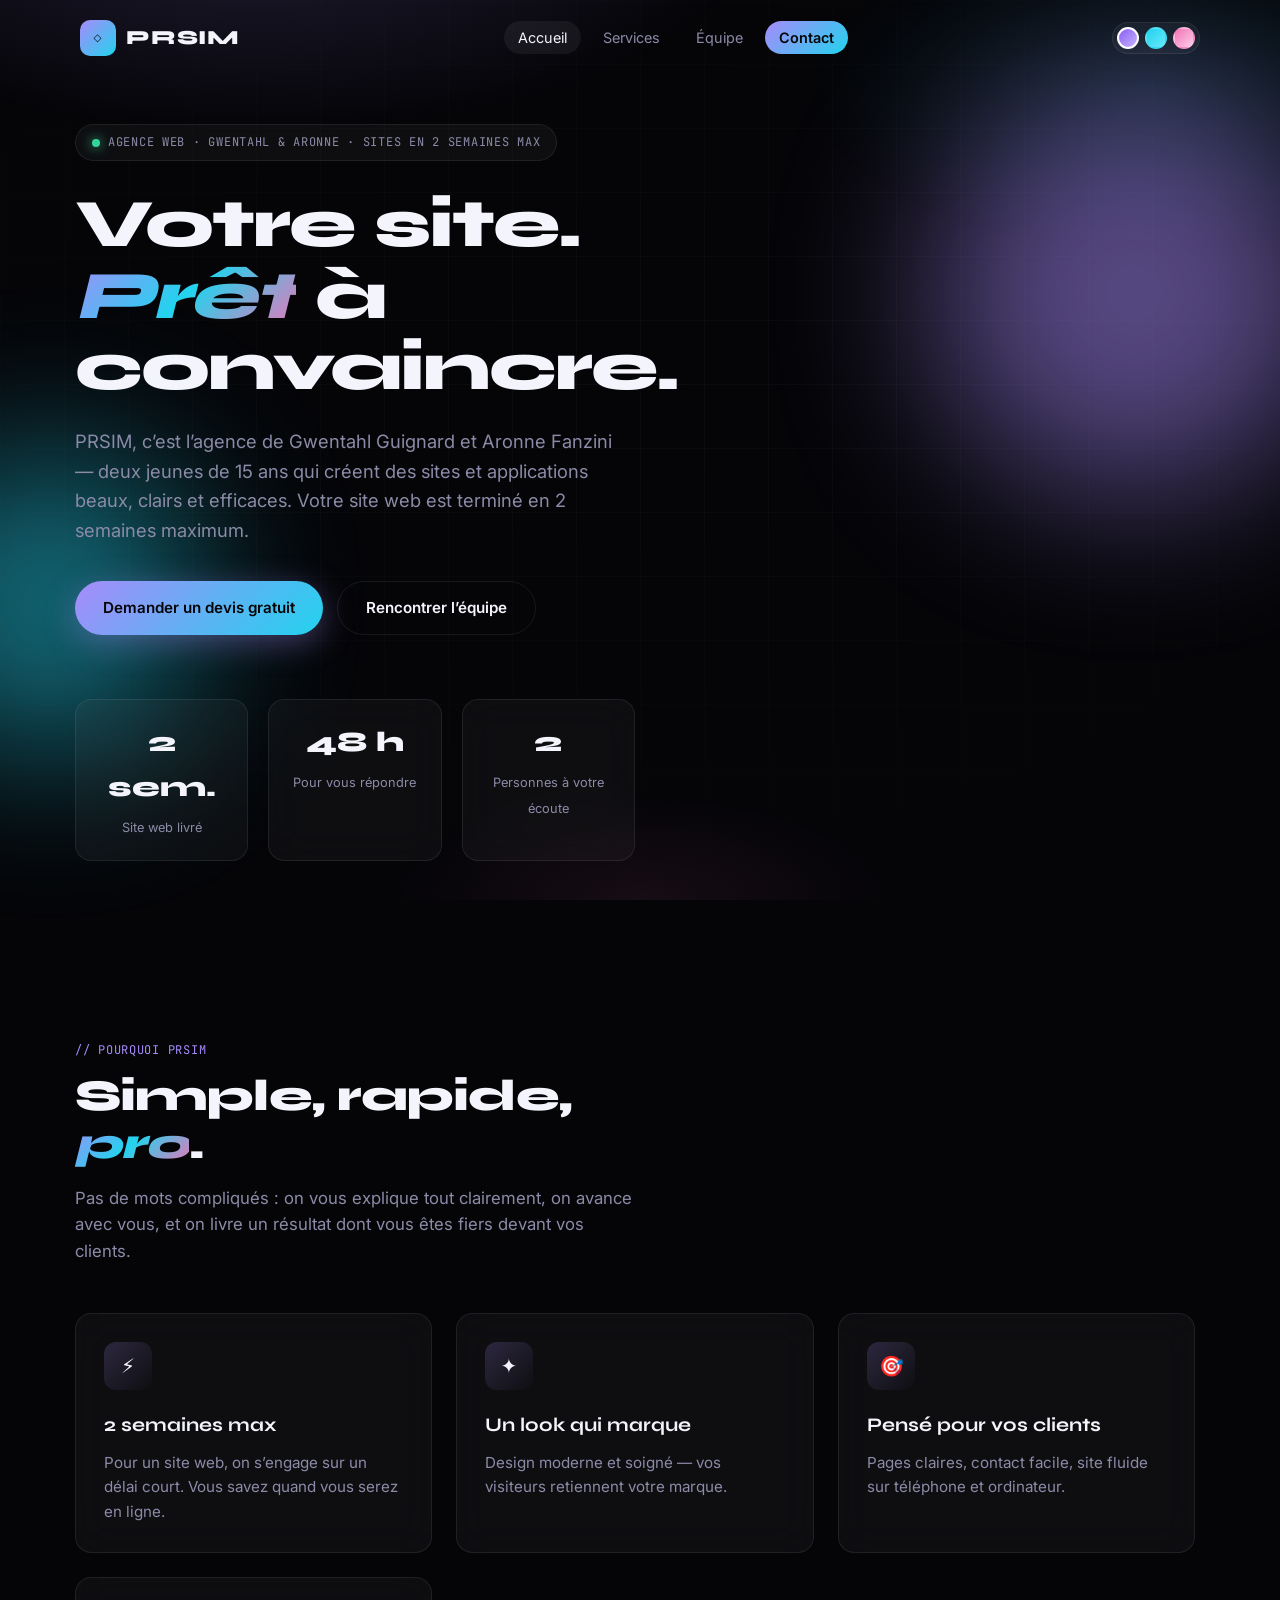
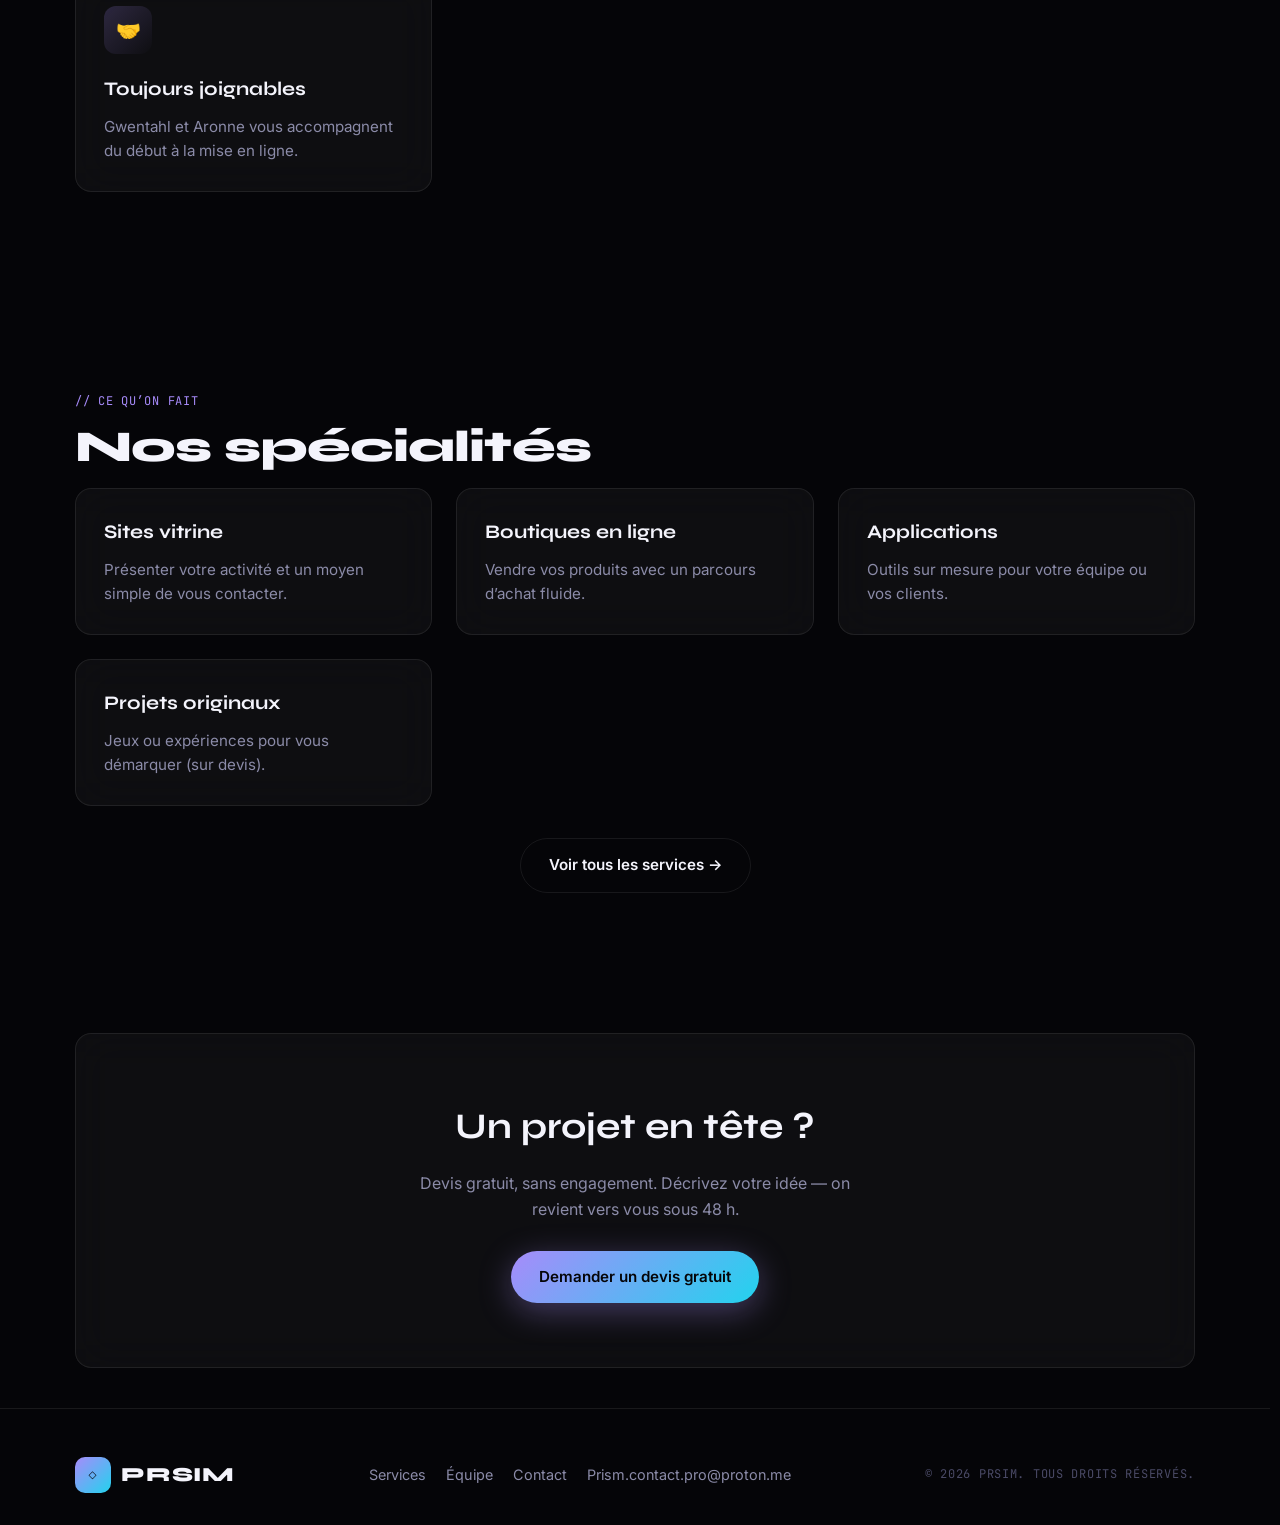
<file: index.html>
<!DOCTYPE html>
<html lang="fr" data-theme="">
<head>
  <meta charset="UTF-8">
  <meta name="viewport" content="width=device-width, initial-scale=1.0">
  <meta name="description" content="PRSIM — Sites livrés en 2 semaines max. Gwentahl Guignard & Aronne Fanzini.">
  <title>PRSIM — Agence de développement</title>
  <link rel="preconnect" href="https://fonts.googleapis.com">
  <link rel="preconnect" href="https://fonts.gstatic.com" crossorigin>
  <link href="https://fonts.googleapis.com/css2?family=Syne:wght@400;600;700;800&family=Inter:wght@400;500;600&family=JetBrains+Mono:wght@400;500&display=swap" rel="stylesheet">
  <link rel="stylesheet" href="css/style.css">
</head>
<body>
  <a href="#main" class="skip-link">Aller au contenu</a>
  <header class="site-header" role="banner">
    <nav class="nav" aria-label="Navigation principale">
      <div class="nav__inner">
        <a href="index.html" class="nav__logo"><span class="nav__logo-mark">◇</span> PRSIM</a>
        <ul class="nav__links" role="list">
          <li><a href="index.html" class="nav__link is-active" data-page="index.html">Accueil</a></li>
          <li><a href="services.html" class="nav__link" data-page="services.html">Services</a></li>
          <li><a href="equipe.html" class="nav__link" data-page="equipe.html">Équipe</a></li>
          <li><a href="contact.html" class="nav__link nav__link--cta" data-page="contact.html">Contact</a></li>
        </ul>
        <div class="nav__controls">
          <div class="theme-switcher theme-switcher--desktop" role="group" aria-label="Thème">
            <button class="theme-btn theme-btn--violet is-active" data-theme="violet" aria-pressed="true"></button>
            <button class="theme-btn theme-btn--cyan" data-theme="cyan" aria-pressed="false"></button>
            <button class="theme-btn theme-btn--rose" data-theme="rose" aria-pressed="false"></button>
          </div>
          <button class="nav__burger" aria-label="Menu" aria-expanded="false" aria-controls="nav-mobile">
            <span class="burger-bar"></span><span class="burger-bar"></span><span class="burger-bar"></span>
          </button>
        </div>
      </div>
      <div class="nav__mobile" id="nav-mobile" aria-hidden="true">
        <a href="index.html" class="nav__link">Accueil</a>
        <a href="services.html" class="nav__link">Services</a>
        <a href="equipe.html" class="nav__link">Équipe</a>
        <a href="contact.html" class="nav__link">Contact</a>
        <div class="theme-switcher theme-switcher--mobile" role="group" aria-label="Thème">
          <button class="theme-btn theme-btn--violet is-active" data-theme="violet"></button>
          <button class="theme-btn theme-btn--cyan" data-theme="cyan"></button>
          <button class="theme-btn theme-btn--rose" data-theme="rose"></button>
        </div>
      </div>
    </nav>
  </header>
  <main id="main">

    <section class="page-hero" aria-label="Accueil">
      <div class="hero__grid-bg" aria-hidden="true"></div>
      <div class="hero__orb hero__orb--1" aria-hidden="true"></div>
      <div class="hero__orb hero__orb--2" aria-hidden="true"></div>
      <div class="container">
        <div class="hero__content">
          <p class="hero__badge mono reveal">
            <span class="hero__badge-dot" aria-hidden="true"></span>
            Agence web · Gwentahl & Aronne · Sites en 2 semaines max
          </p>
          <h1 class="hero__title reveal">
            Votre site.<br>
            <em class="gradient-text">Prêt</em> à convaincre.
          </h1>
          <p class="hero__desc reveal">
            PRSIM, c’est l’agence de Gwentahl Guignard et Aronne Fanzini — deux jeunes de 15 ans qui créent des sites
            et applications beaux, clairs et efficaces. Votre site web est terminé en 2 semaines maximum.
          </p>
          <div class="hero__actions reveal">
            <a href="contact.html" class="btn btn--primary">Demander un devis gratuit</a>
            <a href="equipe.html" class="btn btn--ghost">Rencontrer l’équipe</a>
          </div>
          <div class="hero__stats reveal">
            <div class="stat-card glass">
              <strong>2 sem.</strong>
              <span>Site web livré</span>
            </div>
            <div class="stat-card glass">
              <strong>48 h</strong>
              <span>Pour vous répondre</span>
            </div>
            <div class="stat-card glass">
              <strong>2</strong>
              <span>Personnes à votre écoute</span>
            </div>
          </div>
        </div>
      </div>
    </section>

    <section class="section" aria-labelledby="why-title">
      <div class="container">
        <p class="section__label mono reveal">// Pourquoi PRSIM</p>
        <h2 id="why-title" class="section__title reveal">Simple, rapide,<br><em class="gradient-text">pro</em>.</h2>
        <p class="section__desc reveal">
          Pas de mots compliqués : on vous explique tout clairement, on avance avec vous,
          et on livre un résultat dont vous êtes fiers devant vos clients.
        </p>
        <div class="cards-grid">
          <article class="card glass reveal">
            <div class="card__icon">⚡</div>
            <h3 class="card__title">2 semaines max</h3>
            <p class="card__text">Pour un site web, on s’engage sur un délai court. Vous savez quand vous serez en ligne.</p>
          </article>
          <article class="card glass reveal">
            <div class="card__icon">✦</div>
            <h3 class="card__title">Un look qui marque</h3>
            <p class="card__text">Design moderne et soigné — vos visiteurs retiennent votre marque.</p>
          </article>
          <article class="card glass reveal">
            <div class="card__icon">🎯</div>
            <h3 class="card__title">Pensé pour vos clients</h3>
            <p class="card__text">Pages claires, contact facile, site fluide sur téléphone et ordinateur.</p>
          </article>
          <article class="card glass reveal">
            <div class="card__icon">🤝</div>
            <h3 class="card__title">Toujours joignables</h3>
            <p class="card__text">Gwentahl et Aronne vous accompagnent du début à la mise en ligne.</p>
          </article>
        </div>
      </div>
    </section>

    <section class="section" aria-labelledby="offer-title">
      <div class="container">
        <p class="section__label mono reveal">// Ce qu’on fait</p>
        <h2 id="offer-title" class="section__title reveal">Nos spécialités</h2>
        <div class="cards-grid">
          <article class="card glass reveal"><h3 class="card__title">Sites vitrine</h3><p class="card__text">Présenter votre activité et un moyen simple de vous contacter.</p></article>
          <article class="card glass reveal"><h3 class="card__title">Boutiques en ligne</h3><p class="card__text">Vendre vos produits avec un parcours d’achat fluide.</p></article>
          <article class="card glass reveal"><h3 class="card__title">Applications</h3><p class="card__text">Outils sur mesure pour votre équipe ou vos clients.</p></article>
          <article class="card glass reveal"><h3 class="card__title">Projets originaux</h3><p class="card__text">Jeux ou expériences pour vous démarquer (sur devis).</p></article>
        </div>
        <p class="reveal" style="margin-top:32px;text-align:center">
          <a href="services.html" class="btn btn--ghost">Voir tous les services →</a>
        </p>
      </div>
    </section>

    <section class="container">
      <div></div>
      <div class="cta-band glass reveal">
        <h2>Un projet en tête ?</h2>
        <p>Devis gratuit, sans engagement. Décrivez votre idée — on revient vers vous sous 48 h.</p>
        <a href="contact.html" class="btn btn--primary">Demander un devis gratuit</a>
      </div>
    </section>
  </main>
  <footer class="footer" role="contentinfo">
    <div class="container footer__inner">
      <a href="index.html" class="nav__logo"><span class="nav__logo-mark">◇</span> PRSIM</a>
      <nav class="footer__links" aria-label="Pied de page">
        <a href="services.html">Services</a>
        <a href="equipe.html">Équipe</a>
        <a href="contact.html">Contact</a>
        <a href="mailto:Prism.contact.pro@proton.me">Prism.contact.pro@proton.me</a>
      </nav>
      <p class="footer__copy mono">© <span data-year></span> PRSIM. Tous droits réservés.</p>
    </div>
  </footer>
  <script src="js/main.js"></script>
</body>
</html>
</file>
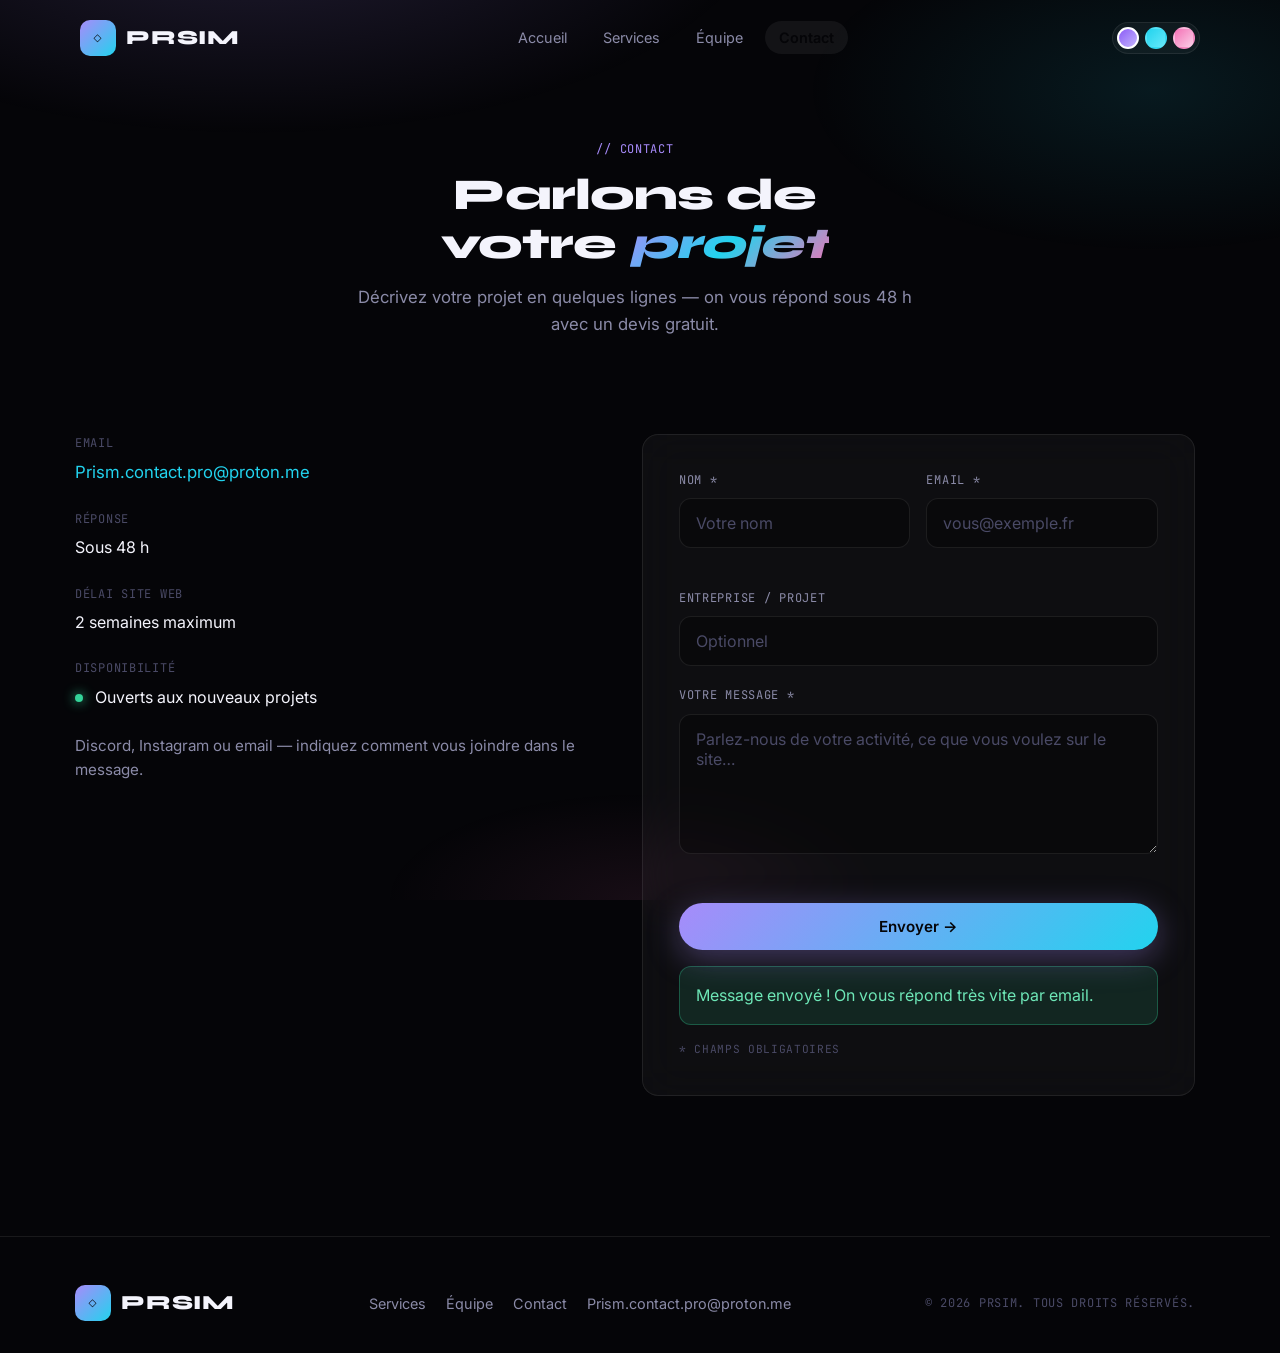
<file: contact.html>
<!DOCTYPE html>
<html lang="fr" data-theme="">
<head>
  <meta charset="UTF-8">
  <meta name="viewport" content="width=device-width, initial-scale=1.0">
  <meta name="description" content="Contactez PRSIM — devis gratuit, réponse sous 48 h.">
  <title>Contact — PRSIM</title>
  <link rel="preconnect" href="https://fonts.googleapis.com">
  <link rel="preconnect" href="https://fonts.gstatic.com" crossorigin>
  <link href="https://fonts.googleapis.com/css2?family=Syne:wght@400;600;700;800&family=Inter:wght@400;500;600&family=JetBrains+Mono:wght@400;500&display=swap" rel="stylesheet">
  <link rel="stylesheet" href="css/style.css">
</head>
<body>
  <a href="#main" class="skip-link">Aller au contenu</a>
  <header class="site-header" role="banner">
    <nav class="nav" aria-label="Navigation principale">
      <div class="nav__inner">
        <a href="index.html" class="nav__logo"><span class="nav__logo-mark">◇</span> PRSIM</a>
        <ul class="nav__links" role="list">
          <li><a href="index.html" class="nav__link" data-page="index.html">Accueil</a></li>
          <li><a href="services.html" class="nav__link" data-page="services.html">Services</a></li>
          <li><a href="equipe.html" class="nav__link" data-page="equipe.html">Équipe</a></li>
          <li><a href="contact.html" class="nav__link is-active nav__link--cta" data-page="contact.html">Contact</a></li>
        </ul>
        <div class="nav__controls">
          <div class="theme-switcher theme-switcher--desktop" role="group" aria-label="Thème">
            <button class="theme-btn theme-btn--violet is-active" data-theme="violet" aria-pressed="true"></button>
            <button class="theme-btn theme-btn--cyan" data-theme="cyan" aria-pressed="false"></button>
            <button class="theme-btn theme-btn--rose" data-theme="rose" aria-pressed="false"></button>
          </div>
          <button class="nav__burger" aria-label="Menu" aria-expanded="false" aria-controls="nav-mobile">
            <span class="burger-bar"></span><span class="burger-bar"></span><span class="burger-bar"></span>
          </button>
        </div>
      </div>
      <div class="nav__mobile" id="nav-mobile" aria-hidden="true">
        <a href="index.html" class="nav__link">Accueil</a>
        <a href="services.html" class="nav__link">Services</a>
        <a href="equipe.html" class="nav__link">Équipe</a>
        <a href="contact.html" class="nav__link">Contact</a>
        <div class="theme-switcher theme-switcher--mobile" role="group" aria-label="Thème">
          <button class="theme-btn theme-btn--violet is-active" data-theme="violet"></button>
          <button class="theme-btn theme-btn--cyan" data-theme="cyan"></button>
          <button class="theme-btn theme-btn--rose" data-theme="rose"></button>
        </div>
      </div>
    </nav>
  </header>
  <main id="main">

    <header class="page-header">
      <div class="container">
        <p class="section__label mono reveal">// Contact</p>
        <h1 class="section__title reveal">Parlons de<br>votre <em class="gradient-text">projet</em></h1>
        <p class="section__desc reveal">Décrivez votre projet en quelques lignes — on vous répond sous 48 h avec un devis gratuit.</p>
      </div>
    </header>
    <section class="section" style="padding-top:0">
      <div class="container contact-layout">
        <div class="contact__info">
          <dl class="contact__details reveal">
            <div class="contact__detail"><dt class="mono">Email</dt><dd><a href="mailto:Prism.contact.pro@proton.me">Prism.contact.pro@proton.me</a></dd></div>
            <div></div>
            <div></div>
            <div class="contact__detail"><dt class="mono">Réponse</dt><dd>Sous 48 h</dd></div>
            <div class="contact__detail"><dt class="mono">Délai site web</dt><dd>2 semaines maximum</dd></div>
            <div class="contact__detail"><dt class="mono">Disponibilité</dt><dd><span class="hero__badge-dot" style="display:inline-block;vertical-align:middle;margin-right:8px"></span> Ouverts aux nouveaux projets</dd></div>
          </dl>
          <p class="reveal" style="color:var(--text-muted);font-size:0.95rem">Discord, Instagram ou email — indiquez comment vous joindre dans le message.</p>
        </div>
        <div class="contact__form-wrap reveal">
          <form class="contact-form glass" id="contact-form" method="POST" novalidate aria-label="Formulaire de contact">
            <input type="hidden" name="_subject" value="Nouveau message — PRSIM">
            <input type="hidden" name="_captcha" value="false">
            <input type="hidden" name="_template" value="table">
            <input type="hidden" name="_next" value="contact.html?sent=1">
            <input type="text" name="_honey" style="display:none" tabindex="-1" autocomplete="off" aria-hidden="true">
            <div class="form-row">
              <div class="form-group">
                <label for="f-name" class="form-label mono">Nom *</label>
                <input type="text" id="f-name" name="name" class="form-input" required autocomplete="name" placeholder="Votre nom">
                <span class="form-error" id="err-name" role="alert"></span>
              </div>
              <div class="form-group">
                <label for="f-email" class="form-label mono">Email *</label>
                <input type="email" id="f-email" name="email" class="form-input" required autocomplete="email" placeholder="vous@exemple.fr">
                <span class="form-error" id="err-email" role="alert"></span>
              </div>
            </div>
            <div class="form-group">
              <label for="f-company" class="form-label mono">Entreprise / projet</label>
              <input type="text" id="f-company" name="company" class="form-input" placeholder="Optionnel">
            </div>
            <div class="form-group">
              <label for="f-message" class="form-label mono">Votre message *</label>
              <textarea id="f-message" name="message" class="form-input form-textarea" required rows="5" placeholder="Parlez-nous de votre activité, ce que vous voulez sur le site…"></textarea>
              <span class="form-error" id="err-message" role="alert"></span>
            </div>
            <button type="submit" class="btn btn--primary btn--full">Envoyer →</button>
            <div class="form-success" id="form-success" role="alert" hidden>Message envoyé ! On vous répond très vite par email.</div>
            <p class="form-note mono">* Champs obligatoires</p>
          </form>
        </div>
      </div>
    </section>
  </main>
  <footer class="footer" role="contentinfo">
    <div class="container footer__inner">
      <a href="index.html" class="nav__logo"><span class="nav__logo-mark">◇</span> PRSIM</a>
      <nav class="footer__links" aria-label="Pied de page">
        <a href="services.html">Services</a>
        <a href="equipe.html">Équipe</a>
        <a href="contact.html">Contact</a>
        <a href="mailto:Prism.contact.pro@proton.me">Prism.contact.pro@proton.me</a>
      </nav>
      <p class="footer__copy mono">© <span data-year></span> PRSIM. Tous droits réservés.</p>
    </div>
  </footer>
  <script src="js/main.js"></script>
</body>
</html>
</file>
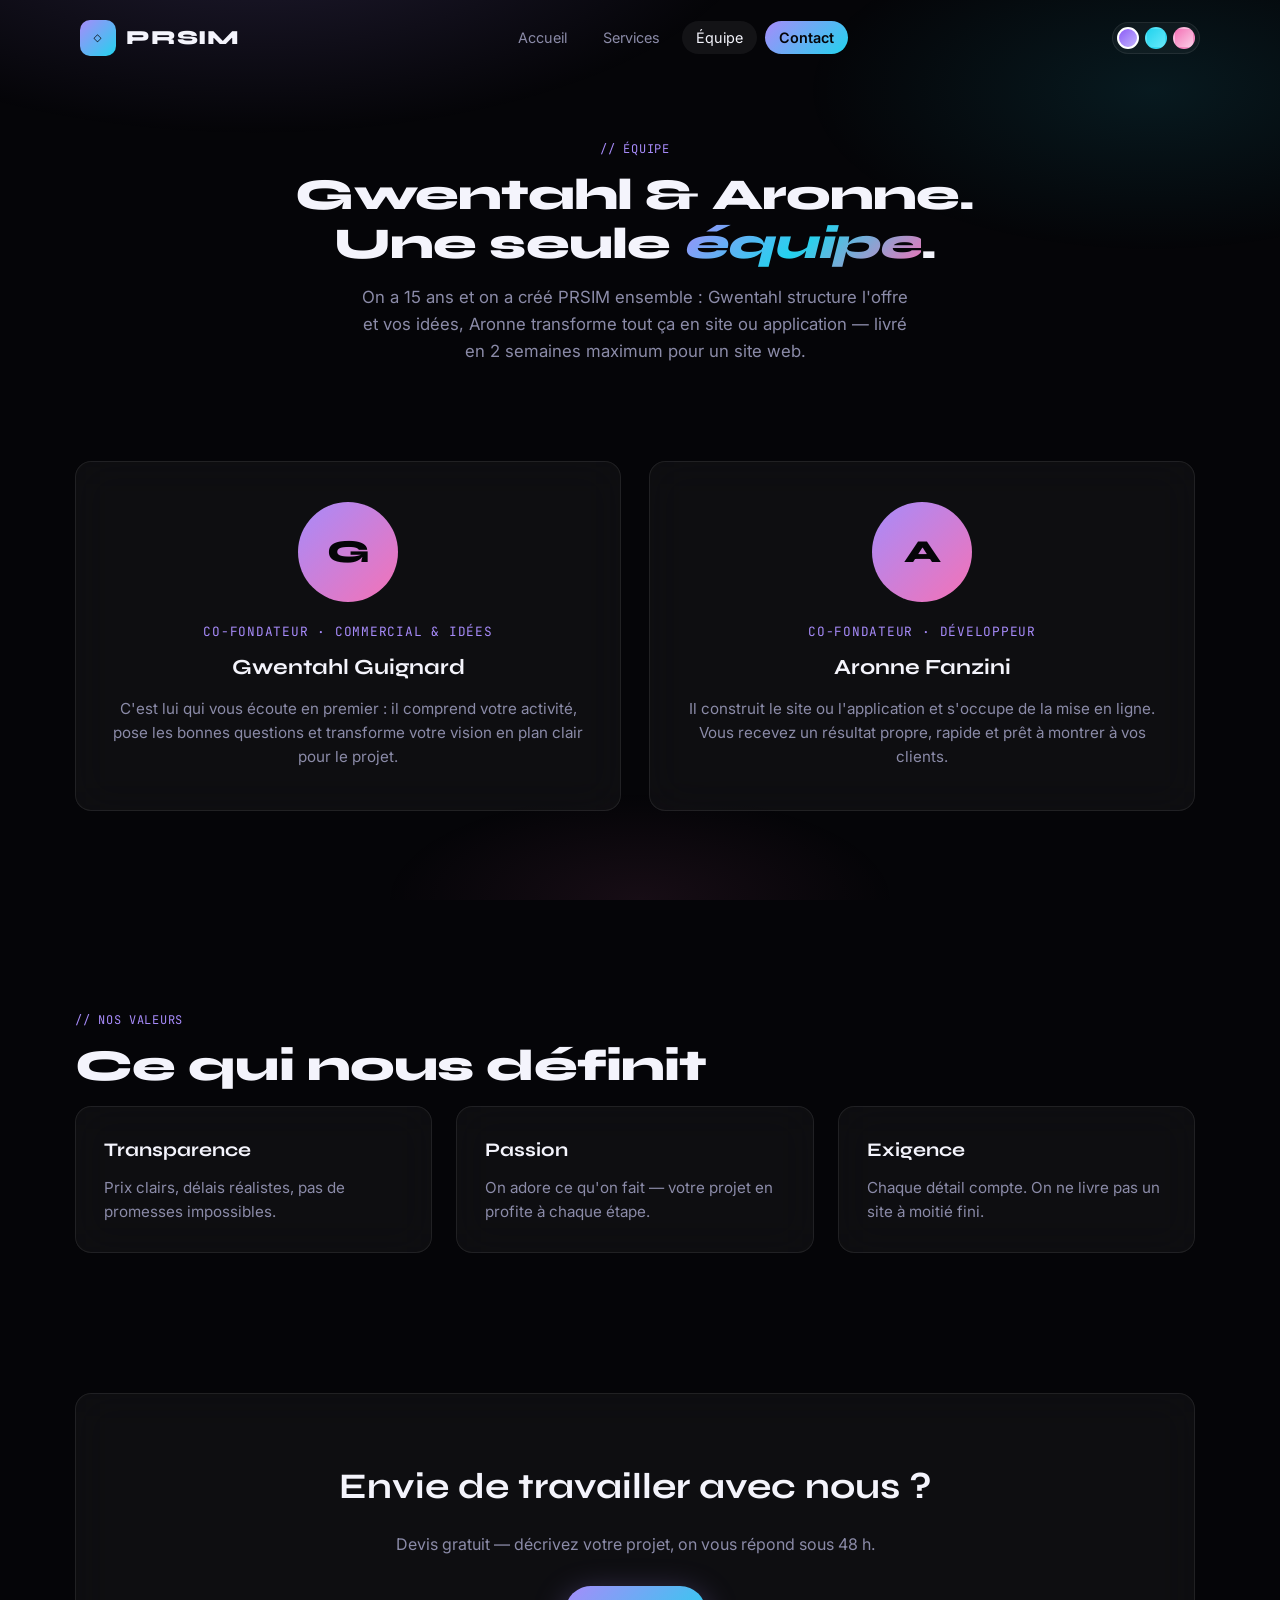
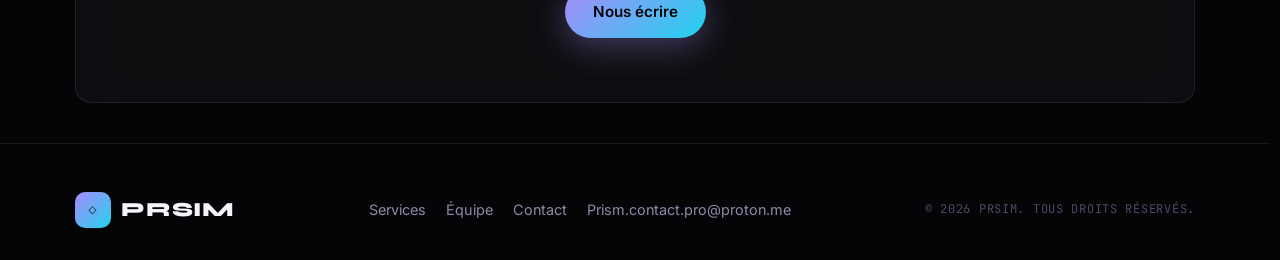
<file: equipe.html>
<!DOCTYPE html>
<html lang="fr" data-theme="">
<head>
  <meta charset="UTF-8">
  <meta name="viewport" content="width=device-width, initial-scale=1.0">
  <meta name="description" content="Gwentahl Guignard et Aronne Fanzini, fondateurs de l'agence PRSIM.">
  <title>Équipe — PRSIM</title>
  <link rel="preconnect" href="https://fonts.googleapis.com">
  <link rel="preconnect" href="https://fonts.gstatic.com" crossorigin>
  <link href="https://fonts.googleapis.com/css2?family=Syne:wght@400;600;700;800&family=Inter:wght@400;500;600&family=JetBrains+Mono:wght@400;500&display=swap" rel="stylesheet">
  <link rel="stylesheet" href="css/style.css">
</head>
<body>
  <a href="#main" class="skip-link">Aller au contenu</a>
  <header class="site-header" role="banner">
    <nav class="nav" aria-label="Navigation principale">
      <div class="nav__inner">
        <a href="index.html" class="nav__logo"><span class="nav__logo-mark">◇</span> PRSIM</a>
        <ul class="nav__links" role="list">
          <li><a href="index.html" class="nav__link" data-page="index.html">Accueil</a></li>
          <li><a href="services.html" class="nav__link" data-page="services.html">Services</a></li>
          <li><a href="equipe.html" class="nav__link is-active" data-page="equipe.html">Équipe</a></li>
          <li><a href="contact.html" class="nav__link nav__link--cta" data-page="contact.html">Contact</a></li>
        </ul>
        <div class="nav__controls">
          <div class="theme-switcher theme-switcher--desktop" role="group" aria-label="Thème">
            <button class="theme-btn theme-btn--violet is-active" data-theme="violet" aria-pressed="true"></button>
            <button class="theme-btn theme-btn--cyan" data-theme="cyan" aria-pressed="false"></button>
            <button class="theme-btn theme-btn--rose" data-theme="rose" aria-pressed="false"></button>
          </div>
          <button class="nav__burger" aria-label="Menu" aria-expanded="false" aria-controls="nav-mobile">
            <span class="burger-bar"></span><span class="burger-bar"></span><span class="burger-bar"></span>
          </button>
        </div>
      </div>
      <div class="nav__mobile" id="nav-mobile" aria-hidden="true">
        <a href="index.html" class="nav__link">Accueil</a>
        <a href="services.html" class="nav__link">Services</a>
        <a href="equipe.html" class="nav__link">Équipe</a>
        <a href="contact.html" class="nav__link">Contact</a>
        <div class="theme-switcher theme-switcher--mobile" role="group" aria-label="Thème">
          <button class="theme-btn theme-btn--violet is-active" data-theme="violet"></button>
          <button class="theme-btn theme-btn--cyan" data-theme="cyan"></button>
          <button class="theme-btn theme-btn--rose" data-theme="rose"></button>
        </div>
      </div>
    </nav>
  </header>
  <main id="main">

    <header class="page-header">
      <div class="container">
        <p class="section__label mono reveal">// Équipe</p>
        <h1 class="section__title reveal">Gwentahl & Aronne.<br>Une seule <em class="gradient-text">équipe</em>.</h1>
        <p class="section__desc reveal">
          On a 15 ans et on a créé PRSIM ensemble : Gwentahl structure l'offre et vos idées,
          Aronne transforme tout ça en site ou application — livré en 2 semaines maximum pour un site web.
        </p>
      </div>
    </header>
    <section class="section" style="padding-top:0">
      <div class="container team-grid">
        <article class="team-member glass reveal">
          <div class="team-member__avatar" aria-hidden="true">G</div>
          <p class="team-member__role mono">Co-fondateur · Commercial & idées</p>
          <h2 class="team-member__name">Gwentahl Guignard</h2>
          <p class="team-member__bio">
            C'est lui qui vous écoute en premier : il comprend votre activité, pose les bonnes questions
            et transforme votre vision en plan clair pour le projet.
          </p>
        </article>
        <article class="team-member glass reveal">
          <div class="team-member__avatar" aria-hidden="true">A</div>
          <p class="team-member__role mono">Co-fondateur · Développeur</p>
          <h2 class="team-member__name">Aronne Fanzini</h2>
          <p class="team-member__bio">
            Il construit le site ou l'application et s'occupe de la mise en ligne.
            Vous recevez un résultat propre, rapide et prêt à montrer à vos clients.
          </p>
        </article>
      </div>
    </section>
    <section class="section">
      <div class="container">
        <p class="section__label mono reveal">// Nos valeurs</p>
        <h2 class="section__title reveal">Ce qui nous définit</h2>
        <div class="cards-grid">
          <article class="card glass reveal"><h3 class="card__title">Transparence</h3><p class="card__text">Prix clairs, délais réalistes, pas de promesses impossibles.</p></article>
          <article class="card glass reveal"><h3 class="card__title">Passion</h3><p class="card__text">On adore ce qu'on fait — votre projet en profite à chaque étape.</p></article>
          <article class="card glass reveal"><h3 class="card__title">Exigence</h3><p class="card__text">Chaque détail compte. On ne livre pas un site à moitié fini.</p></article>
        </div>
      </div>
    </section>
    <section class="container">
      <div class="cta-band glass reveal">
        <h2>Envie de travailler avec nous ?</h2>
        <p>Devis gratuit — décrivez votre projet, on vous répond sous 48 h.</p>
        <a href="contact.html" class="btn btn--primary">Nous écrire</a>
      </div>
    </section>
  </main>
  <footer class="footer" role="contentinfo">
    <div class="container footer__inner">
      <a href="index.html" class="nav__logo"><span class="nav__logo-mark">◇</span> PRSIM</a>
      <nav class="footer__links" aria-label="Pied de page">
        <a href="services.html">Services</a>
        <a href="equipe.html">Équipe</a>
        <a href="contact.html">Contact</a>
        <a href="mailto:Prism.contact.pro@proton.me">Prism.contact.pro@proton.me</a>
      </nav>
      <p class="footer__copy mono">© <span data-year></span> PRSIM. Tous droits réservés.</p>
    </div>
  </footer>
  <script src="js/main.js"></script>
</body>
</html>
</file>
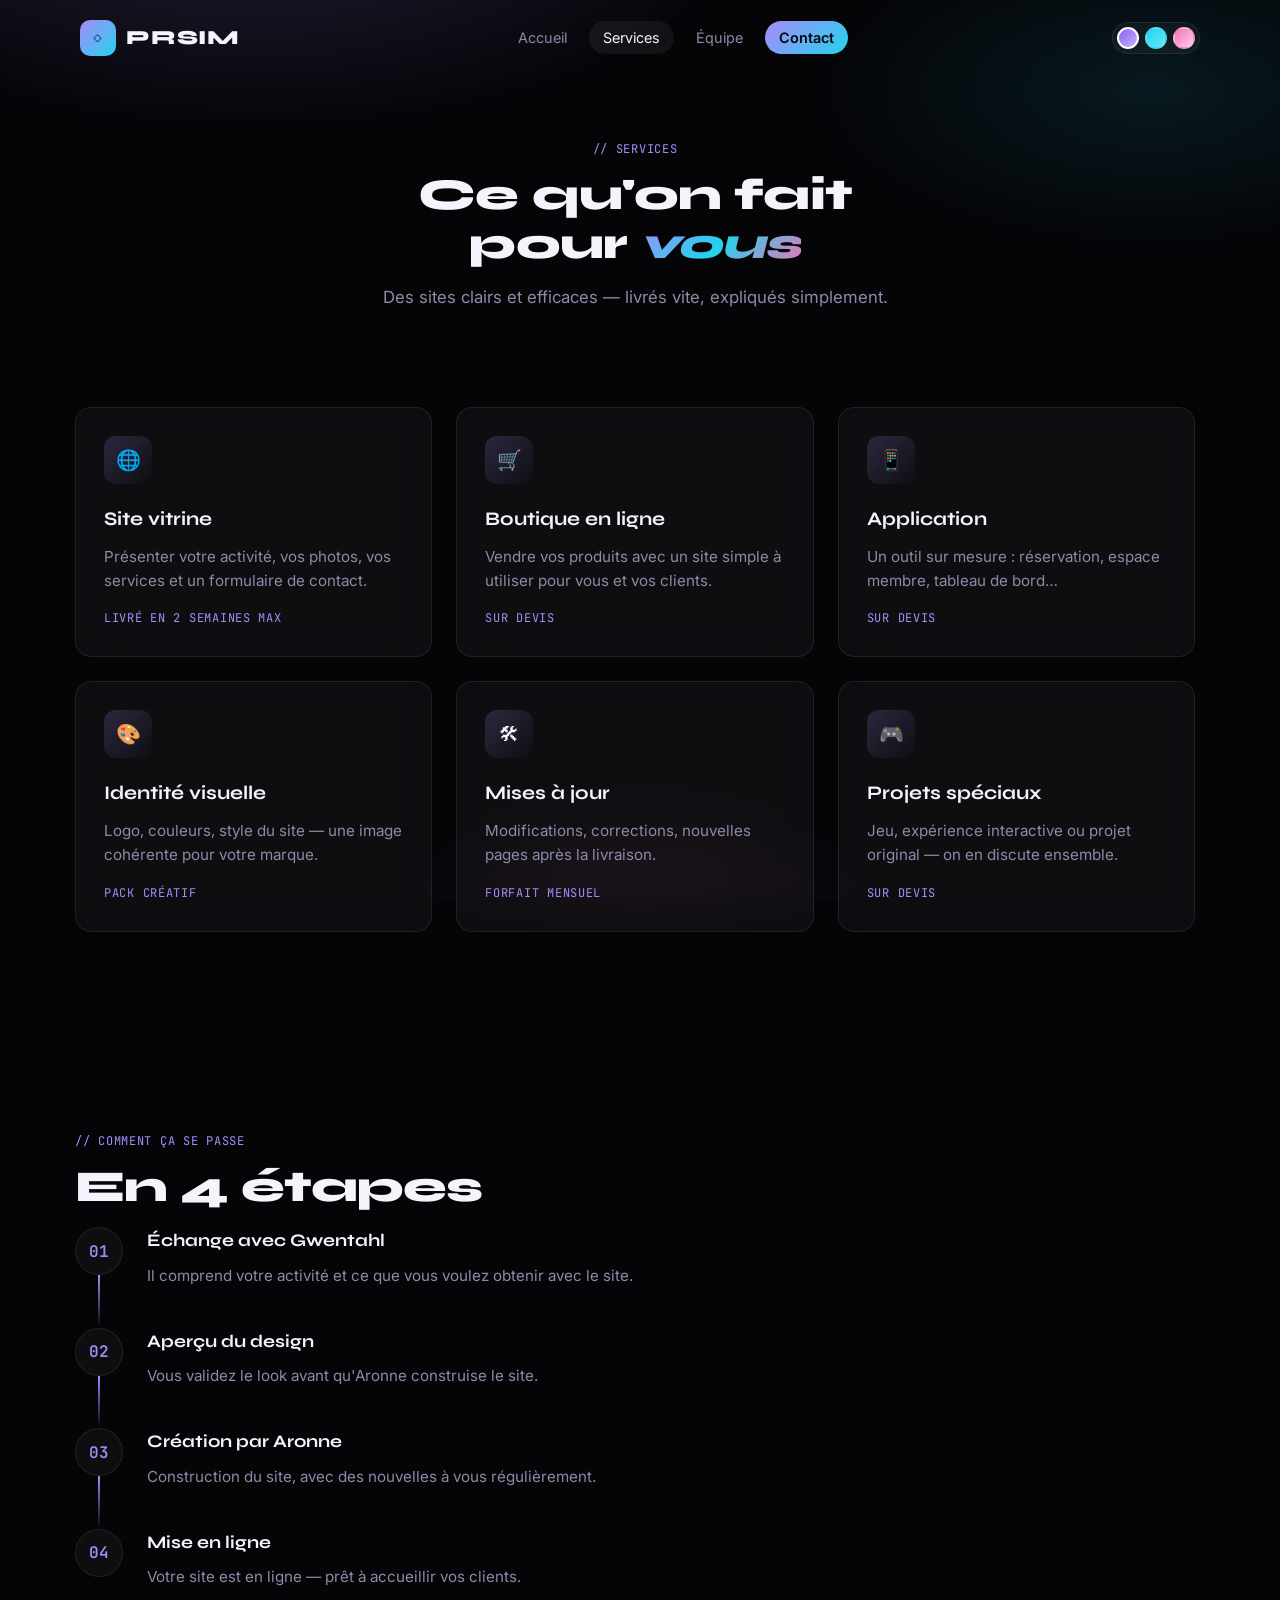
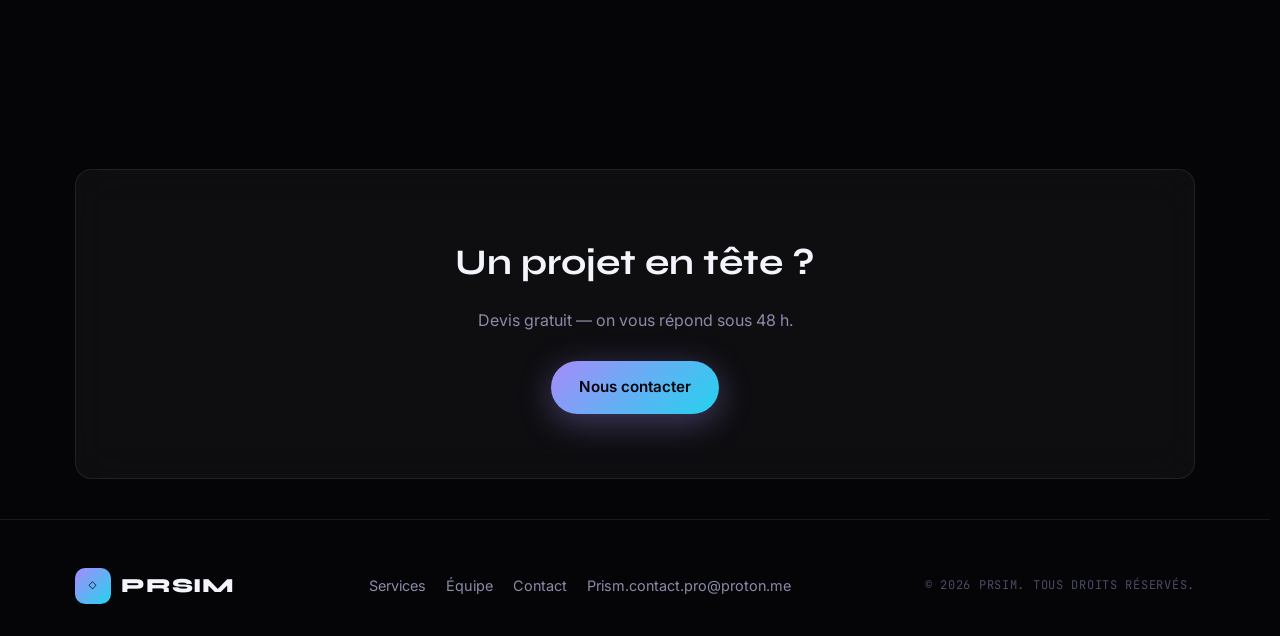
<file: services.html>
<!DOCTYPE html>
<html lang="fr" data-theme="">
<head>
  <meta charset="UTF-8">
  <meta name="viewport" content="width=device-width, initial-scale=1.0">
  <meta name="description" content="Sites web livrés en 2 semaines, applications et plus — PRSIM.">
  <title>Services — PRSIM</title>
  <link rel="preconnect" href="https://fonts.googleapis.com">
  <link rel="preconnect" href="https://fonts.gstatic.com" crossorigin>
  <link href="https://fonts.googleapis.com/css2?family=Syne:wght@400;600;700;800&family=Inter:wght@400;500;600&family=JetBrains+Mono:wght@400;500&display=swap" rel="stylesheet">
  <link rel="stylesheet" href="css/style.css">
</head>
<body>
  <a href="#main" class="skip-link">Aller au contenu</a>
  <header class="site-header" role="banner">
    <nav class="nav" aria-label="Navigation principale">
      <div class="nav__inner">
        <a href="index.html" class="nav__logo"><span class="nav__logo-mark">◇</span> PRSIM</a>
        <ul class="nav__links" role="list">
          <li><a href="index.html" class="nav__link" data-page="index.html">Accueil</a></li>
          <li><a href="services.html" class="nav__link is-active" data-page="services.html">Services</a></li>
          <li><a href="equipe.html" class="nav__link" data-page="equipe.html">Équipe</a></li>
          <li><a href="contact.html" class="nav__link nav__link--cta" data-page="contact.html">Contact</a></li>
        </ul>
        <div class="nav__controls">
          <div class="theme-switcher theme-switcher--desktop" role="group" aria-label="Thème">
            <button class="theme-btn theme-btn--violet is-active" data-theme="violet" aria-pressed="true"></button>
            <button class="theme-btn theme-btn--cyan" data-theme="cyan" aria-pressed="false"></button>
            <button class="theme-btn theme-btn--rose" data-theme="rose" aria-pressed="false"></button>
          </div>
          <button class="nav__burger" aria-label="Menu" aria-expanded="false" aria-controls="nav-mobile">
            <span class="burger-bar"></span><span class="burger-bar"></span><span class="burger-bar"></span>
          </button>
        </div>
      </div>
      <div class="nav__mobile" id="nav-mobile" aria-hidden="true">
        <a href="index.html" class="nav__link">Accueil</a>
        <a href="services.html" class="nav__link">Services</a>
        <a href="equipe.html" class="nav__link">Équipe</a>
        <a href="contact.html" class="nav__link">Contact</a>
        <div class="theme-switcher theme-switcher--mobile" role="group" aria-label="Thème">
          <button class="theme-btn theme-btn--violet is-active" data-theme="violet"></button>
          <button class="theme-btn theme-btn--cyan" data-theme="cyan"></button>
          <button class="theme-btn theme-btn--rose" data-theme="rose"></button>
        </div>
      </div>
    </nav>
  </header>
  <main id="main">

    <header class="page-header">
      <div class="container">
        <p class="section__label mono reveal">// Services</p>
        <h1 class="section__title reveal">Ce qu'on fait<br>pour <em class="gradient-text">vous</em></h1>
        <p class="section__desc reveal">Des sites clairs et efficaces — livrés vite, expliqués simplement.</p>
      </div>
    </header>
    <section class="section" style="padding-top:0">
      <div class="container cards-grid">
        <article class="card glass reveal">
          <div class="card__icon">🌐</div>
          <h2 class="card__title">Site vitrine</h2>
          <p class="card__text">Présenter votre activité, vos photos, vos services et un formulaire de contact.</p>
          <p class="mono" style="margin-top:16px;color:var(--accent)">Livré en 2 semaines max</p>
        </article>
        <article class="card glass reveal">
          <div class="card__icon">🛒</div>
          <h2 class="card__title">Boutique en ligne</h2>
          <p class="card__text">Vendre vos produits avec un site simple à utiliser pour vous et vos clients.</p>
          <p class="mono" style="margin-top:16px;color:var(--accent)">Sur devis</p>
        </article>
        <article class="card glass reveal">
          <div class="card__icon">📱</div>
          <h2 class="card__title">Application</h2>
          <p class="card__text">Un outil sur mesure : réservation, espace membre, tableau de bord…</p>
          <p class="mono" style="margin-top:16px;color:var(--accent)">Sur devis</p>
        </article>
        <article class="card glass reveal">
          <div class="card__icon">🎨</div>
          <h2 class="card__title">Identité visuelle</h2>
          <p class="card__text">Logo, couleurs, style du site — une image cohérente pour votre marque.</p>
          <p class="mono" style="margin-top:16px;color:var(--accent)">Pack créatif</p>
        </article>
        <article class="card glass reveal">
          <div class="card__icon">🛠</div>
          <h2 class="card__title">Mises à jour</h2>
          <p class="card__text">Modifications, corrections, nouvelles pages après la livraison.</p>
          <p class="mono" style="margin-top:16px;color:var(--accent)">Forfait mensuel</p>
        </article>
        <article class="card glass reveal">
          <div class="card__icon">🎮</div>
          <h2 class="card__title">Projets spéciaux</h2>
          <p class="card__text">Jeu, expérience interactive ou projet original — on en discute ensemble.</p>
          <p class="mono" style="margin-top:16px;color:var(--accent)">Sur devis</p>
        </article>
      </div>
    </section>
    <section class="section">
      <div class="container">
        <p class="section__label mono reveal">// Comment ça se passe</p>
        <h2 class="section__title reveal">En 4 étapes</h2>
        <div class="process-list">
          <div class="process-step reveal"><span class="process-step__num">01</span><div><h3>Échange avec Gwentahl</h3><p>Il comprend votre activité et ce que vous voulez obtenir avec le site.</p></div></div>
          <div class="process-step reveal"><span class="process-step__num">02</span><div><h3>Aperçu du design</h3><p>Vous validez le look avant qu'Aronne construise le site.</p></div></div>
          <div class="process-step reveal"><span class="process-step__num">03</span><div><h3>Création par Aronne</h3><p>Construction du site, avec des nouvelles à vous régulièrement.</p></div></div>
          <div class="process-step reveal"><span class="process-step__num">04</span><div><h3>Mise en ligne</h3><p>Votre site est en ligne — prêt à accueillir vos clients.</p></div></div>
        </div>
      </div>
    </section>
    <section class="container">
      <div class="cta-band glass reveal">
        <h2>Un projet en tête ?</h2>
        <p>Devis gratuit — on vous répond sous 48 h.</p>
        <a href="contact.html" class="btn btn--primary">Nous contacter</a>
      </div>
    </section>
  </main>
  <footer class="footer" role="contentinfo">
    <div class="container footer__inner">
      <a href="index.html" class="nav__logo"><span class="nav__logo-mark">◇</span> PRSIM</a>
      <nav class="footer__links" aria-label="Pied de page">
        <a href="services.html">Services</a>
        <a href="equipe.html">Équipe</a>
        <a href="contact.html">Contact</a>
        <a href="mailto:Prism.contact.pro@proton.me">Prism.contact.pro@proton.me</a>
      </nav>
      <p class="footer__copy mono">© <span data-year></span> PRSIM. Tous droits réservés.</p>
    </div>
  </footer>
  <script src="js/main.js"></script>
</body>
</html>
</file>
<file: css/style.css>
/* PRSIM — Agence de développement */
:root {
  --accent: #a78bfa;
  --accent-2: #22d3ee;
  --accent-3: #f472b6;
  --accent-rgb: 167, 139, 250;
  --accent-light: #c4b5fd;
  --bg: #050508;
  --bg-elevated: #0c0c14;
  --glass: rgba(255, 255, 255, 0.04);
  --glass-border: rgba(255, 255, 255, 0.08);
  --text: #f4f4fc;
  --text-muted: #8b8ba8;
  --text-faint: #4a4a66;
  --radius: 16px;
  --radius-lg: 24px;
  --nav-h: 76px;
  --ease: cubic-bezier(0.22, 1, 0.36, 1);
  --font-display: "Syne", system-ui, sans-serif;
  --font-body: "Inter", system-ui, sans-serif;
  --font-mono: "JetBrains Mono", monospace;
}

[data-theme="cyan"] {
  --accent: #22d3ee;
  --accent-light: #67e8f9;
  --accent-2: #818cf8;
  --accent-3: #34d399;
  --accent-rgb: 34, 211, 238;
}

[data-theme="rose"] {
  --accent: #f472b6;
  --accent-light: #fbcfe8;
  --accent-2: #c084fc;
  --accent-3: #fb923c;
  --accent-rgb: 244, 114, 182;
}

@media (prefers-reduced-motion: reduce) {
  *, *::before, *::after {
    animation-duration: 0.01ms !important;
    transition-duration: 0.01ms !important;
  }
}

*, *::before, *::after { box-sizing: border-box; margin: 0; padding: 0; }

html {
  scroll-behavior: smooth;
  scroll-padding-top: calc(var(--nav-h) + 20px);
  scrollbar-gutter: stable;
}

/* Barre de défilement personnalisée */
html {
  scrollbar-width: thin;
  scrollbar-color: rgba(var(--accent-rgb), 0.55) #0a0a12;
}

*::-webkit-scrollbar {
  width: 9px;
  height: 9px;
}

*::-webkit-scrollbar-track {
  background: #0a0a12;
}

*::-webkit-scrollbar-thumb {
  background: linear-gradient(180deg, var(--accent) 0%, var(--accent-2) 100%);
  border-radius: 999px;
  border: 2px solid #0a0a12;
  min-height: 48px;
}

*::-webkit-scrollbar-thumb:hover {
  background: linear-gradient(180deg, var(--accent-light) 0%, var(--accent-2) 100%);
  filter: brightness(1.12);
}

*::-webkit-scrollbar-corner {
  background: #0a0a12;
}

body {
  font-family: var(--font-body);
  background: var(--bg);
  color: var(--text);
  line-height: 1.6;
  overflow-x: hidden;
  -webkit-font-smoothing: antialiased;
}

body::before {
  content: "";
  position: fixed;
  inset: 0;
  background:
    radial-gradient(ellipse 80% 50% at 20% -10%, rgba(var(--accent-rgb), 0.18), transparent 50%),
    radial-gradient(ellipse 60% 40% at 90% 10%, rgba(34, 211, 238, 0.1), transparent 45%),
    radial-gradient(ellipse 50% 30% at 50% 100%, rgba(244, 114, 182, 0.08), transparent 40%);
  pointer-events: none;
  z-index: 0;
}

a { color: inherit; text-decoration: none; }
img { max-width: 100%; display: block; }
ul { list-style: none; }

.skip-link {
  position: absolute;
  top: -100px;
  left: 16px;
  padding: 10px 16px;
  background: var(--accent);
  color: #000;
  border-radius: 8px;
  z-index: 9999;
  font-weight: 600;
}
.skip-link:focus { top: 16px; }

.container {
  width: min(1120px, calc(100% - 48px));
  margin-inline: auto;
  position: relative;
  z-index: 1;
}

.mono {
  font-family: var(--font-mono);
  font-size: 0.75rem;
  letter-spacing: 0.06em;
  text-transform: uppercase;
}

.gradient-text {
  background: linear-gradient(135deg, var(--accent), var(--accent-2), var(--accent-3));
  -webkit-background-clip: text;
  background-clip: text;
  color: transparent;
}

.glass {
  background: var(--glass);
  border: 1px solid var(--glass-border);
  backdrop-filter: blur(20px);
  -webkit-backdrop-filter: blur(20px);
  border-radius: var(--radius);
}

/* Nav */
.site-header {
  position: fixed;
  top: 0;
  left: 0;
  right: 0;
  z-index: 100;
  height: var(--nav-h);
  transition: background 0.35s var(--ease), box-shadow 0.35s var(--ease);
}

.site-header.is-scrolled {
  background: rgba(5, 5, 8, 0.85);
  backdrop-filter: blur(16px);
  border-bottom: 1px solid var(--glass-border);
}

.nav__inner {
  display: flex;
  align-items: center;
  justify-content: space-between;
  height: var(--nav-h);
  width: min(1120px, calc(100% - 48px));
  margin-inline: auto;
}

.nav__logo {
  display: flex;
  align-items: center;
  gap: 10px;
  font-family: var(--font-display);
  font-weight: 800;
  font-size: 1.25rem;
  letter-spacing: 0.04em;
}

.nav__logo-mark {
  width: 36px;
  height: 36px;
  display: grid;
  place-items: center;
  border-radius: 10px;
  background: linear-gradient(135deg, var(--accent), var(--accent-2));
  font-size: 0.65rem;
  font-weight: 800;
  color: #050508;
}

.nav__links {
  display: flex;
  gap: 8px;
  align-items: center;
}

.nav__link {
  padding: 8px 14px;
  font-size: 0.9rem;
  color: var(--text-muted);
  border-radius: 999px;
  transition: color 0.25s, background 0.25s;
}

.nav__link:hover,
.nav__link.is-active {
  color: var(--text);
  background: rgba(255, 255, 255, 0.06);
}

.nav__link--cta {
  background: linear-gradient(135deg, var(--accent), var(--accent-2));
  color: #050508 !important;
  font-weight: 600;
}

.nav__link--cta:hover {
  filter: brightness(1.1);
  transform: translateY(-1px);
}

.nav__controls {
  display: flex;
  align-items: center;
  gap: 12px;
}

.theme-switcher {
  display: flex;
  gap: 6px;
  padding: 4px;
  border-radius: 999px;
  background: rgba(255, 255, 255, 0.04);
  border: 1px solid var(--glass-border);
}

.theme-btn {
  width: 22px;
  height: 22px;
  border-radius: 50%;
  border: 2px solid transparent;
  cursor: pointer;
  transition: transform 0.2s, border-color 0.2s;
}

.theme-btn:hover { transform: scale(1.1); }
.theme-btn.is-active { border-color: #fff; }

.theme-btn--violet { background: linear-gradient(135deg, #8b5cf6, #c4b5fd); }
.theme-btn--cyan { background: linear-gradient(135deg, #22d3ee, #67e8f9); }
.theme-btn--rose { background: linear-gradient(135deg, #f472b6, #fbcfe8); }

.nav__burger {
  display: none;
  flex-direction: column;
  gap: 5px;
  background: none;
  border: none;
  cursor: pointer;
  padding: 8px;
}

.burger-bar {
  width: 22px;
  height: 2px;
  background: var(--text);
  border-radius: 2px;
  transition: transform 0.3s, opacity 0.3s;
}

.nav__mobile {
  display: none;
  position: fixed;
  inset: var(--nav-h) 0 0 0;
  background: rgba(5, 5, 8, 0.97);
  backdrop-filter: blur(20px);
  padding: 32px 24px;
  flex-direction: column;
  gap: 8px;
  z-index: 99;
}

.nav__mobile.is-open { display: flex; }

.nav__mobile .nav__link {
  font-size: 1.25rem;
  padding: 16px 0;
  border-bottom: 1px solid var(--glass-border);
}

@media (max-width: 900px) {
  .nav__links { display: none; }
  .nav__burger { display: flex; }
  .theme-switcher--desktop { display: none; }
}

@media (min-width: 901px) {
  .theme-switcher--mobile { display: none; }
}

/* Buttons */
.btn {
  display: inline-flex;
  align-items: center;
  justify-content: center;
  gap: 8px;
  padding: 14px 28px;
  font-weight: 600;
  font-size: 0.95rem;
  border-radius: 999px;
  border: none;
  cursor: pointer;
  transition: transform 0.25s var(--ease), filter 0.25s, box-shadow 0.25s;
  font-family: inherit;
}

.btn--primary {
  background: linear-gradient(135deg, var(--accent), var(--accent-2));
  color: #050508;
  box-shadow: 0 8px 32px rgba(var(--accent-rgb), 0.35);
}

.btn--primary:hover {
  transform: translateY(-2px);
  filter: brightness(1.08);
}

.btn--ghost {
  background: transparent;
  border: 1px solid var(--glass-border);
  color: var(--text);
}

.btn--ghost:hover {
  background: rgba(255, 255, 255, 0.06);
  border-color: rgba(255, 255, 255, 0.15);
}

.btn--full { width: 100%; }

/* Hero */
.page-hero {
  min-height: 100vh;
  display: flex;
  align-items: center;
  padding: calc(var(--nav-h) + 48px) 0 80px;
  position: relative;
}

.hero__grid-bg {
  position: absolute;
  inset: 0;
  background-image:
    linear-gradient(rgba(255, 255, 255, 0.03) 1px, transparent 1px),
    linear-gradient(90deg, rgba(255, 255, 255, 0.03) 1px, transparent 1px);
  background-size: 64px 64px;
  mask-image: radial-gradient(ellipse 70% 60% at 50% 40%, black, transparent);
  pointer-events: none;
}

.hero__orb {
  position: absolute;
  border-radius: 50%;
  filter: blur(80px);
  opacity: 0.5;
  animation: float 12s ease-in-out infinite;
  pointer-events: none;
}

.hero__orb--1 {
  width: 400px;
  height: 400px;
  background: var(--accent);
  top: 10%;
  right: -5%;
  animation-delay: 0s;
}

.hero__orb--2 {
  width: 300px;
  height: 300px;
  background: var(--accent-2);
  bottom: 20%;
  left: -8%;
  animation-delay: -4s;
}

@keyframes float {
  0%, 100% { transform: translate(0, 0) scale(1); }
  50% { transform: translate(-20px, 20px) scale(1.05); }
}

.hero__content { max-width: 720px; }

.hero__badge {
  display: inline-flex;
  align-items: center;
  gap: 8px;
  padding: 8px 16px;
  border-radius: 999px;
  background: var(--glass);
  border: 1px solid var(--glass-border);
  margin-bottom: 28px;
  color: var(--text-muted);
}

.hero__badge-dot {
  width: 8px;
  height: 8px;
  border-radius: 50%;
  background: #34d399;
  box-shadow: 0 0 12px #34d399;
  animation: pulse 2s ease infinite;
}

@keyframes pulse {
  0%, 100% { opacity: 1; }
  50% { opacity: 0.5; }
}

.hero__title {
  font-family: var(--font-display);
  font-size: clamp(2.5rem, 6vw, 4.25rem);
  font-weight: 800;
  line-height: 1.05;
  letter-spacing: -0.03em;
  margin-bottom: 24px;
}

.hero__desc {
  font-size: 1.15rem;
  color: var(--text-muted);
  max-width: 540px;
  margin-bottom: 36px;
}

.hero__actions {
  display: flex;
  flex-wrap: wrap;
  gap: 14px;
}

.hero__stats {
  display: grid;
  grid-template-columns: repeat(3, 1fr);
  gap: 20px;
  margin-top: 64px;
  max-width: 560px;
}

.stat-card {
  padding: 20px;
  text-align: center;
}

.stat-card strong {
  display: block;
  font-family: var(--font-display);
  font-size: 1.75rem;
  font-weight: 800;
  margin-bottom: 4px;
}

.stat-card span {
  font-size: 0.8rem;
  color: var(--text-muted);
}

/* Sections */
.section {
  padding: 100px 0;
}

.section__label {
  color: var(--accent);
  margin-bottom: 12px;
}

.section__title {
  font-family: var(--font-display);
  font-size: clamp(2rem, 4vw, 2.75rem);
  font-weight: 800;
  letter-spacing: -0.02em;
  margin-bottom: 16px;
  line-height: 1.1;
}

.section__desc {
  color: var(--text-muted);
  max-width: 560px;
  font-size: 1.05rem;
  margin-bottom: 48px;
}

/* Cards grid */
.cards-grid {
  display: grid;
  grid-template-columns: repeat(auto-fill, minmax(300px, 1fr));
  gap: 24px;
}

.card {
  padding: 28px;
  transition: transform 0.35s var(--ease), border-color 0.35s, box-shadow 0.35s;
}

.card:hover {
  transform: translateY(-6px);
  border-color: rgba(var(--accent-rgb), 0.35);
  box-shadow: 0 24px 48px rgba(0, 0, 0, 0.4);
}

.card__icon {
  width: 48px;
  height: 48px;
  display: grid;
  place-items: center;
  border-radius: 12px;
  background: linear-gradient(135deg, rgba(var(--accent-rgb), 0.2), transparent);
  font-size: 1.25rem;
  margin-bottom: 20px;
}

.card__title {
  font-family: var(--font-display);
  font-size: 1.2rem;
  font-weight: 700;
  margin-bottom: 10px;
}

.card__text {
  color: var(--text-muted);
  font-size: 0.95rem;
}

/* Cartes projet (legacy) */
.repo-card {
  display: flex;
  flex-direction: column;
  gap: 12px;
  height: 100%;
}

.repo-card__head {
  display: flex;
  align-items: flex-start;
  justify-content: space-between;
  gap: 12px;
}

.repo-card__name {
  font-family: var(--font-mono);
  font-size: 0.95rem;
  color: var(--accent-2);
}

.repo-card__lang {
  font-size: 0.7rem;
  padding: 4px 10px;
  border-radius: 999px;
  background: rgba(255, 255, 255, 0.06);
  color: var(--text-muted);
  white-space: nowrap;
}

.repo-card__stats {
  display: flex;
  gap: 16px;
  margin-top: auto;
  padding-top: 16px;
  border-top: 1px solid var(--glass-border);
  font-size: 0.8rem;
  color: var(--text-muted);
}

.repo-card__link {
  display: inline-flex;
  align-items: center;
  gap: 6px;
  font-size: 0.85rem;
  color: var(--accent);
  font-weight: 500;
  margin-top: 8px;
}

.repo-card__link:hover { text-decoration: underline; }

/* Team */
.team-grid {
  display: grid;
  grid-template-columns: repeat(auto-fit, minmax(280px, 1fr));
  gap: 28px;
}

.team-member {
  text-align: center;
  padding: 40px 28px;
}

.team-member__avatar {
  width: 100px;
  height: 100px;
  margin: 0 auto 20px;
  border-radius: 50%;
  background: linear-gradient(135deg, var(--accent), var(--accent-3));
  display: grid;
  place-items: center;
  font-family: var(--font-display);
  font-size: 2rem;
  font-weight: 800;
  color: #050508;
}

.team-member__role {
  color: var(--accent);
  font-size: 0.8rem;
  margin-bottom: 8px;
}

.team-member__name {
  font-family: var(--font-display);
  font-size: 1.35rem;
  font-weight: 700;
  margin-bottom: 12px;
}

.team-member__bio {
  color: var(--text-muted);
  font-size: 0.95rem;
}

/* Process timeline */
.process-list {
  display: grid;
  gap: 0;
  max-width: 640px;
}

.process-step {
  display: grid;
  grid-template-columns: 48px 1fr;
  gap: 24px;
  padding-bottom: 40px;
  position: relative;
}

.process-step:not(:last-child)::before {
  content: "";
  position: absolute;
  left: 23px;
  top: 48px;
  bottom: 0;
  width: 2px;
  background: linear-gradient(180deg, var(--accent), transparent);
}

.process-step__num {
  width: 48px;
  height: 48px;
  border-radius: 50%;
  background: var(--glass);
  border: 1px solid var(--glass-border);
  display: grid;
  place-items: center;
  font-family: var(--font-mono);
  font-weight: 600;
  color: var(--accent);
}

.process-step h3 {
  font-family: var(--font-display);
  font-size: 1.1rem;
  margin-bottom: 8px;
}

.process-step p {
  color: var(--text-muted);
  font-size: 0.95rem;
}

/* Contact form */
.contact-layout {
  display: grid;
  grid-template-columns: 1fr 1.1fr;
  gap: 64px;
  align-items: start;
}

@media (max-width: 900px) {
  .contact-layout { grid-template-columns: 1fr; }
  .hero__stats { grid-template-columns: 1fr; }
}

.contact-form {
  padding: 36px;
}

.form-group { margin-bottom: 20px; }

.form-label {
  display: block;
  margin-bottom: 8px;
  color: var(--text-muted);
}

.form-input {
  width: 100%;
  padding: 14px 16px;
  background: rgba(0, 0, 0, 0.3);
  border: 1px solid var(--glass-border);
  border-radius: 12px;
  color: var(--text);
  font-family: inherit;
  font-size: 1rem;
  transition: border-color 0.25s, box-shadow 0.25s;
}

.form-input:focus {
  outline: none;
  border-color: rgba(var(--accent-rgb), 0.6);
  box-shadow: 0 0 0 3px rgba(var(--accent-rgb), 0.15);
}

.form-input::placeholder { color: var(--text-faint); }

.form-textarea { min-height: 140px; resize: vertical; }

.form-select { cursor: pointer; }

.form-row {
  display: grid;
  grid-template-columns: 1fr 1fr;
  gap: 16px;
}

@media (max-width: 600px) {
  .form-row { grid-template-columns: 1fr; }
}

.form-error {
  display: block;
  color: #f87171;
  font-size: 0.8rem;
  margin-top: 6px;
  min-height: 1.2em;
}

.form-note {
  margin-top: 16px;
  color: var(--text-faint);
  font-size: 0.7rem;
}

.form-success {
  display: flex;
  align-items: center;
  gap: 10px;
  padding: 16px;
  margin-top: 16px;
  border-radius: 12px;
  background: rgba(52, 211, 153, 0.12);
  border: 1px solid rgba(52, 211, 153, 0.3);
  color: #6ee7b7;
}

.contact__detail {
  margin-bottom: 24px;
}

.contact__detail dt {
  color: var(--text-faint);
  margin-bottom: 6px;
}

.contact__detail dd a {
  color: var(--accent-2);
  font-size: 1.05rem;
}

.contact__detail dd a:hover { text-decoration: underline; }

/* CTA band */
.cta-band {
  padding: 64px;
  text-align: center;
  margin: 40px 0;
}

.cta-band h2 {
  font-family: var(--font-display);
  font-size: clamp(1.75rem, 3vw, 2.25rem);
  margin-bottom: 16px;
}

.cta-band p {
  color: var(--text-muted);
  margin-bottom: 28px;
  max-width: 480px;
  margin-inline: auto;
}

/* Footer */
.footer {
  padding: 48px 0 32px;
  border-top: 1px solid var(--glass-border);
  margin-top: 40px;
}

.footer__inner {
  display: flex;
  flex-wrap: wrap;
  align-items: center;
  justify-content: space-between;
  gap: 24px;
}

.footer__links {
  display: flex;
  flex-wrap: wrap;
  gap: 20px;
}

.footer__links a {
  color: var(--text-muted);
  font-size: 0.9rem;
  transition: color 0.2s;
}

.footer__links a:hover { color: var(--text); }

.footer__copy {
  color: var(--text-faint);
  font-size: 0.75rem;
}

/* Page header (inner pages) */
.page-header {
  padding: calc(var(--nav-h) + 64px) 0 48px;
  text-align: center;
}

.page-header .section__desc {
  margin-inline: auto;
}

/* Reveal animations */
.reveal {
  opacity: 0;
  transform: translateY(24px);
  transition: opacity 0.7s var(--ease), transform 0.7s var(--ease);
}

.reveal.is-visible {
  opacity: 1;
  transform: translateY(0);
}

/* Inner page hero smaller */
.page-hero--compact {
  min-height: auto;
  padding-bottom: 0;
}
</file>
